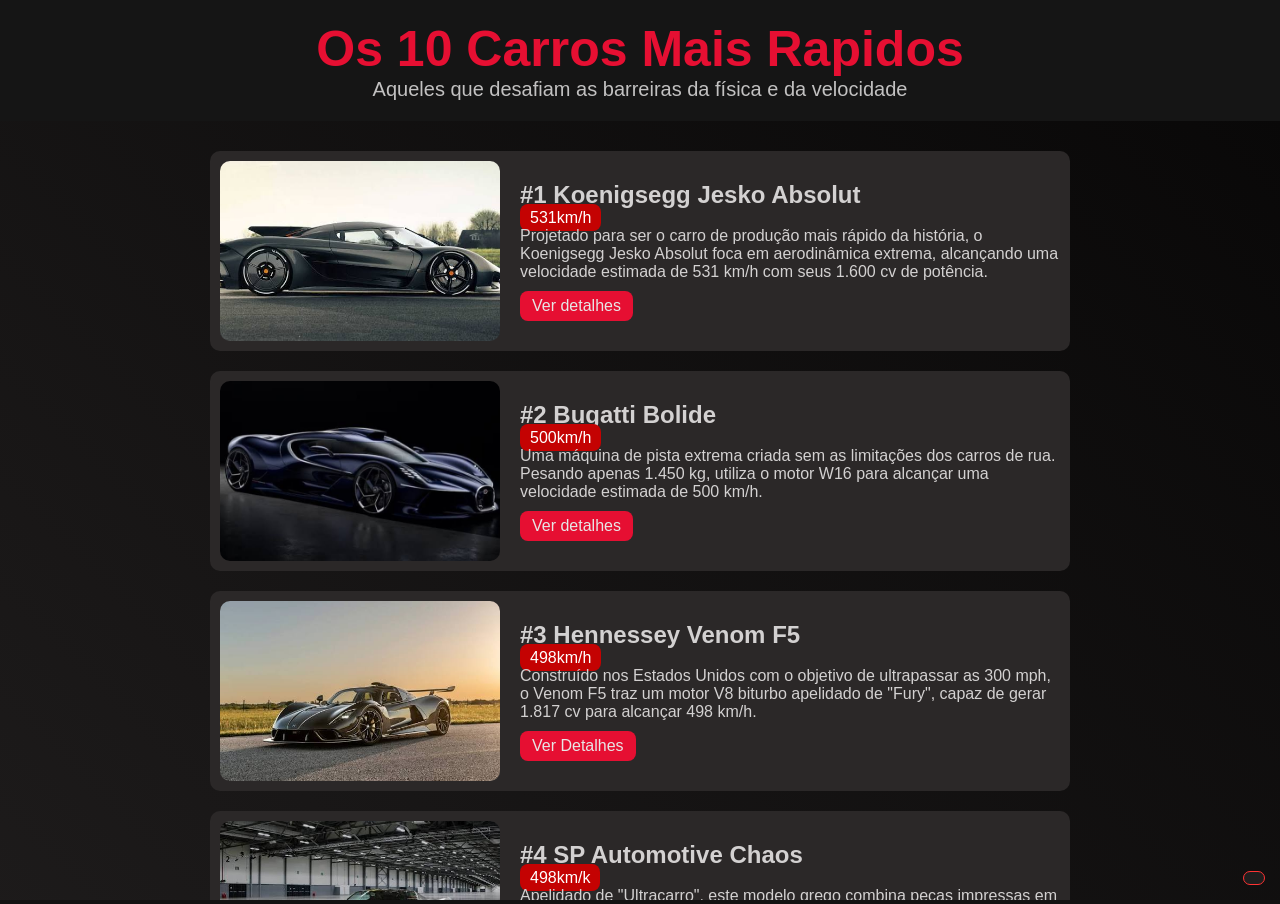
<file: index.html>
<!DOCTYPE html>
<html lang="pt-BR">
<head>
  <meta charset="UTF-8">
  <meta name="viewport" content="width=device-width, initial-scale=1.0">
  <title>Top 10 Carros Mais Rápidos</title>
  <style>
    /* Faz a janela do site ocupar a tela inteira */
    body, html {
      margin: 0;
      padding: 0;
      height: 100%;
      overflow: hidden;
      background-color: #121212;
    }

    /* Posiciona o player de música fixo no canto inferior direito */
    .audio-player {
      position: fixed;
      bottom: 15px;
      right: 15px;
      z-index: 9999;
      background-color: #1e1e1e;
      padding: 6px 10px;
      border-radius: 8px;
      border: 1px solid #ff3333;
    }

    /* O iframe onde o seu site original vai rodar */
    iframe {
      width: 100%;
      height: 100%;
      border: none;
    }
  </style>
</head>
<body>

  <!-- Tocador de áudio que fica fixo e nunca recarrega -->
  <div class="audio-player">
    <audio loop autoplay>
      <source src="hero.mp3" type="audio/mpeg">
    </audio>
  </div>

  <!-- O seu site pronto abre dentro deste quadro -->
  <iframe src="home.html"></iframe>

</body>
</html>
</file>
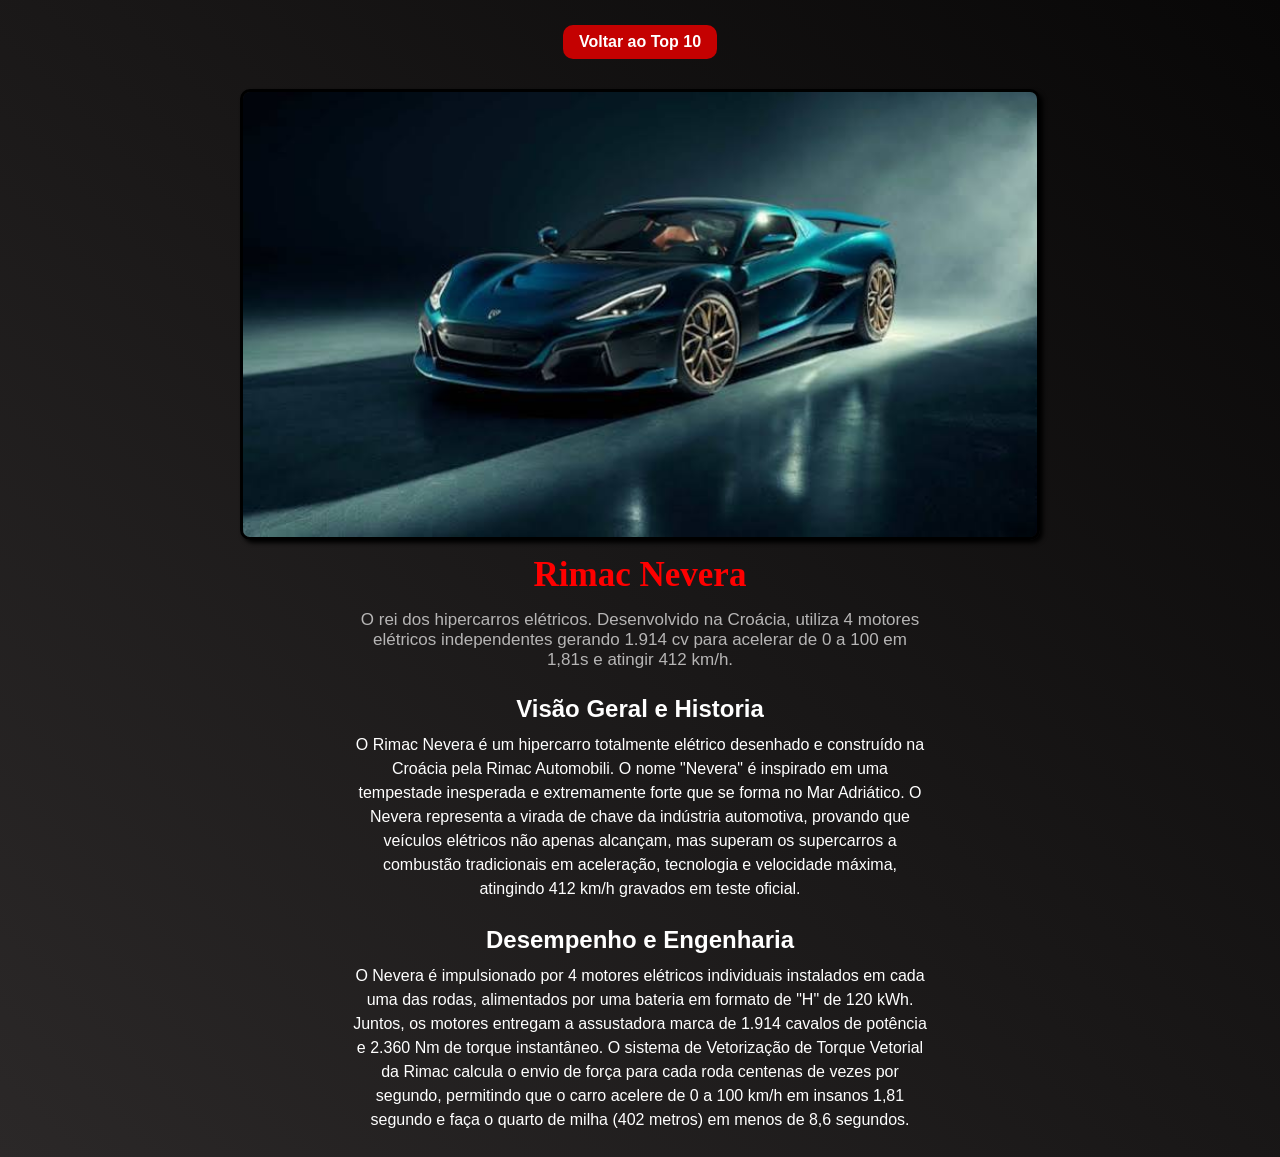
<file: 10rimac.html>
<!DOCTYPE html>
<html lang="pt-br">
<head>
    <link rel="stylesheet" href="pags.css">
    <meta charset="UTF-8">
    <meta name="viewport" content="width=device-width, initial-scale=1.0">
    <title></title>
</head>
<body>
    <div class="voltar"><a  class="voltar2" href="home.html">Voltar ao Top 10</a></div>
    <div class="jesko">
        <img src="10rimac.jpg"  width="800px"></img>
    </div>

    <div class="nick">
        <h2>Rimac Nevera</h2>
    </div>

    <div class="nick2"><p>
O rei dos hipercarros elétricos. Desenvolvido na Croácia, utiliza 4 motores elétricos independentes gerando 1.914 cv para acelerar de 0 a 100 em 1,81s e atingir 412 km/h.
    </p></div>

    <div class="explicacoes">
        <h2>Visão Geral e Historia</h2>
    </div>

    <div class="explicacoes2">
        <p>O Rimac Nevera é um hipercarro totalmente elétrico desenhado e construído na Croácia pela Rimac Automobili. O nome "Nevera" é inspirado em uma tempestade inesperada e extremamente forte que se forma no Mar Adriático. O Nevera representa a virada de chave da indústria automotiva, provando que veículos elétricos não apenas alcançam, mas superam os supercarros a combustão tradicionais em aceleração, tecnologia e velocidade máxima, atingindo 412 km/h gravados em teste oficial.</p>
    </div>

    <div class="explicacoes">
        <h2>Desempenho e Engenharia</h2>
    </div>
    
    <div class="explicacoes2">
        <p>O Nevera é impulsionado por 4 motores elétricos individuais instalados em cada uma das rodas, alimentados por uma bateria em formato de "H" de 120 kWh. Juntos, os motores entregam a assustadora marca de 1.914 cavalos de potência e 2.360 Nm de torque instantâneo. O sistema de Vetorização de Torque Vetorial da Rimac calcula o envio de força para cada roda centenas de vezes por segundo, permitindo que o carro acelere de 0 a 100 km/h em insanos 1,81 segundo e faça o quarto de milha (402 metros) em menos de 8,6 segundos.</p>
    </div>
</body>
</html>
</file>
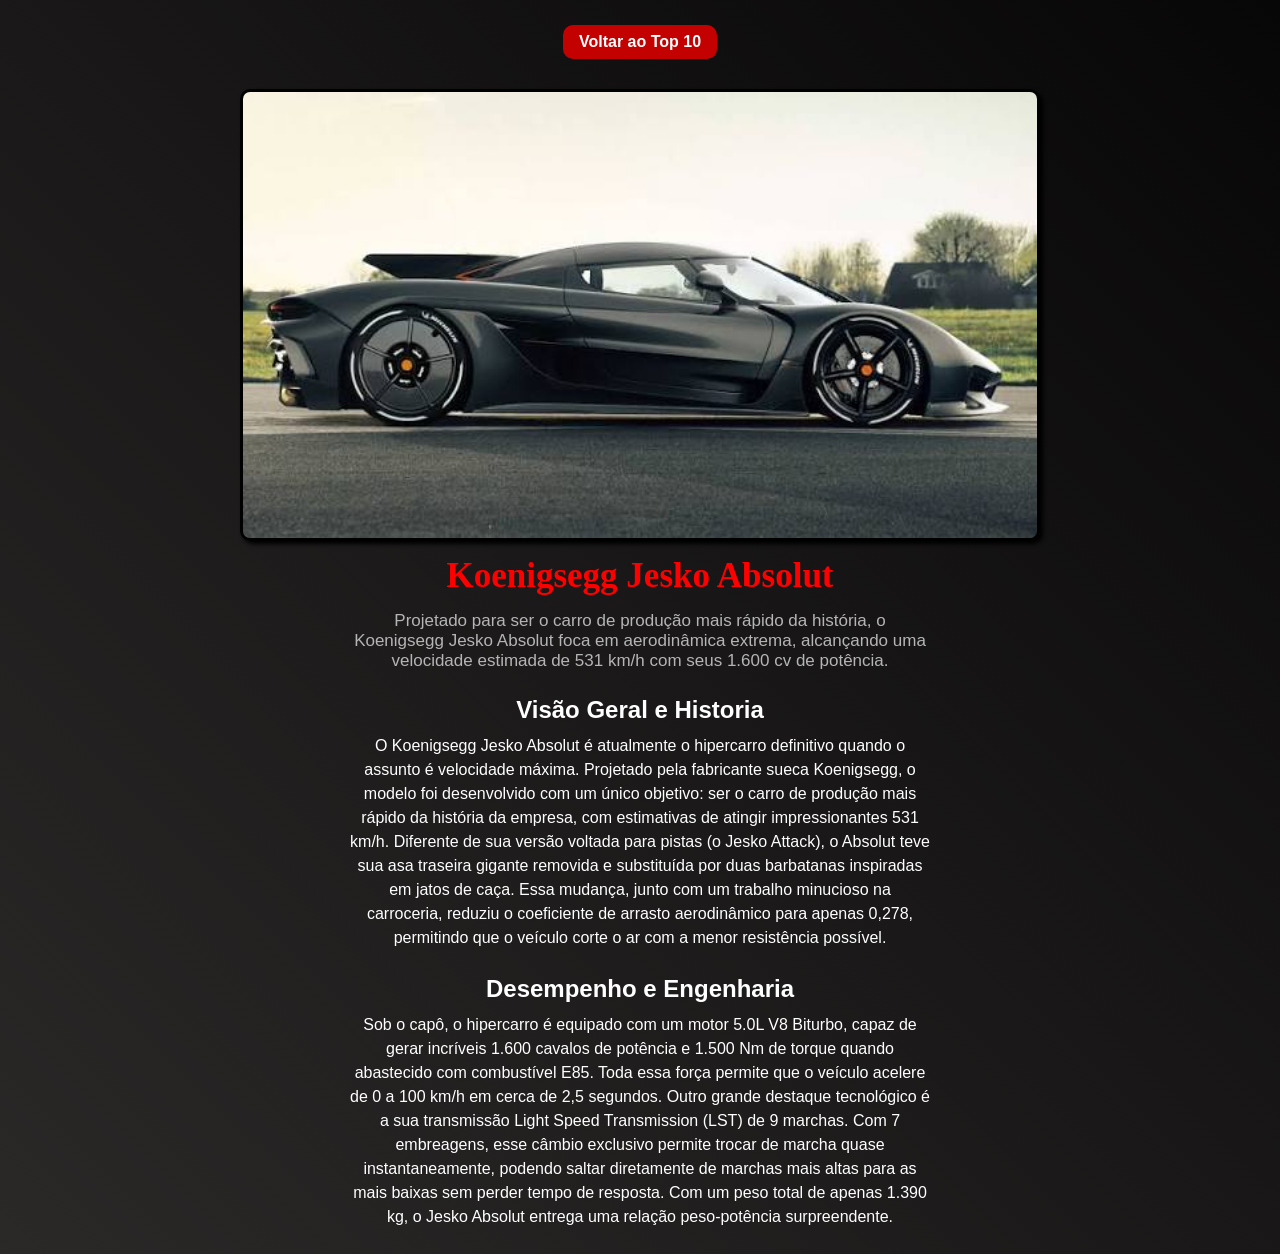
<file: 1jesko.html>
<!DOCTYPE html>
<html lang="pt-br">
<head>
    <link rel="stylesheet" href="pags.css">
    <meta charset="UTF-8">
    <meta name="viewport" content="width=device-width, initial-scale=1.0">
    <title>Jesko</title>
</head>
<body>
    <div class="voltar"><a  class="voltar2" href="home.html">Voltar ao Top 10</a></div>
    <div class="jesko">
        <img src="1jesko.jpg"  width="800px"></img>
    </div>
    <div class="nick">
        <h2>Koenigsegg Jesko Absolut</h2>
    </div>
    <div class="nick2"><p>Projetado para ser o carro de produção mais rápido da história, o Koenigsegg Jesko Absolut foca em aerodinâmica extrema, alcançando uma velocidade estimada de 531 km/h com seus 1.600 cv de potência.</p></div>
    <div class="explicacoes">
        <h2>Visão Geral e Historia</h2>
    </div>
    <div class="explicacoes2">
        <p>O Koenigsegg Jesko Absolut é atualmente o hipercarro definitivo quando o assunto é velocidade máxima. Projetado pela fabricante sueca Koenigsegg, o modelo foi desenvolvido com um único objetivo: ser o carro de produção mais rápido da história da empresa, com estimativas de atingir impressionantes 531 km/h. Diferente de sua versão voltada para pistas (o Jesko Attack), o Absolut teve sua asa traseira gigante removida e substituída por duas barbatanas inspiradas em jatos de caça. Essa mudança, junto com um trabalho minucioso na carroceria, reduziu o coeficiente de arrasto aerodinâmico para apenas 0,278, permitindo que o veículo corte o ar com a menor resistência possível.</p>
    </div>
    <div class="explicacoes">
        <h2>Desempenho e Engenharia</h2>
    </div>
    <div class="explicacoes2">
        <p>Sob o capô, o hipercarro é equipado com um motor 5.0L V8 Biturbo, capaz de gerar incríveis 1.600 cavalos de potência e 1.500 Nm de torque quando abastecido com combustível E85. Toda essa força permite que o veículo acelere de 0 a 100 km/h em cerca de 2,5 segundos. Outro grande destaque tecnológico é a sua transmissão Light Speed Transmission (LST) de 9 marchas. Com 7 embreagens, esse câmbio exclusivo permite trocar de marcha quase instantaneamente, podendo saltar diretamente de marchas mais altas para as mais baixas sem perder tempo de resposta. Com um peso total de apenas 1.390 kg, o Jesko Absolut entrega uma relação peso-potência surpreendente.</p>
    </div>
</body>
</html>
</file>
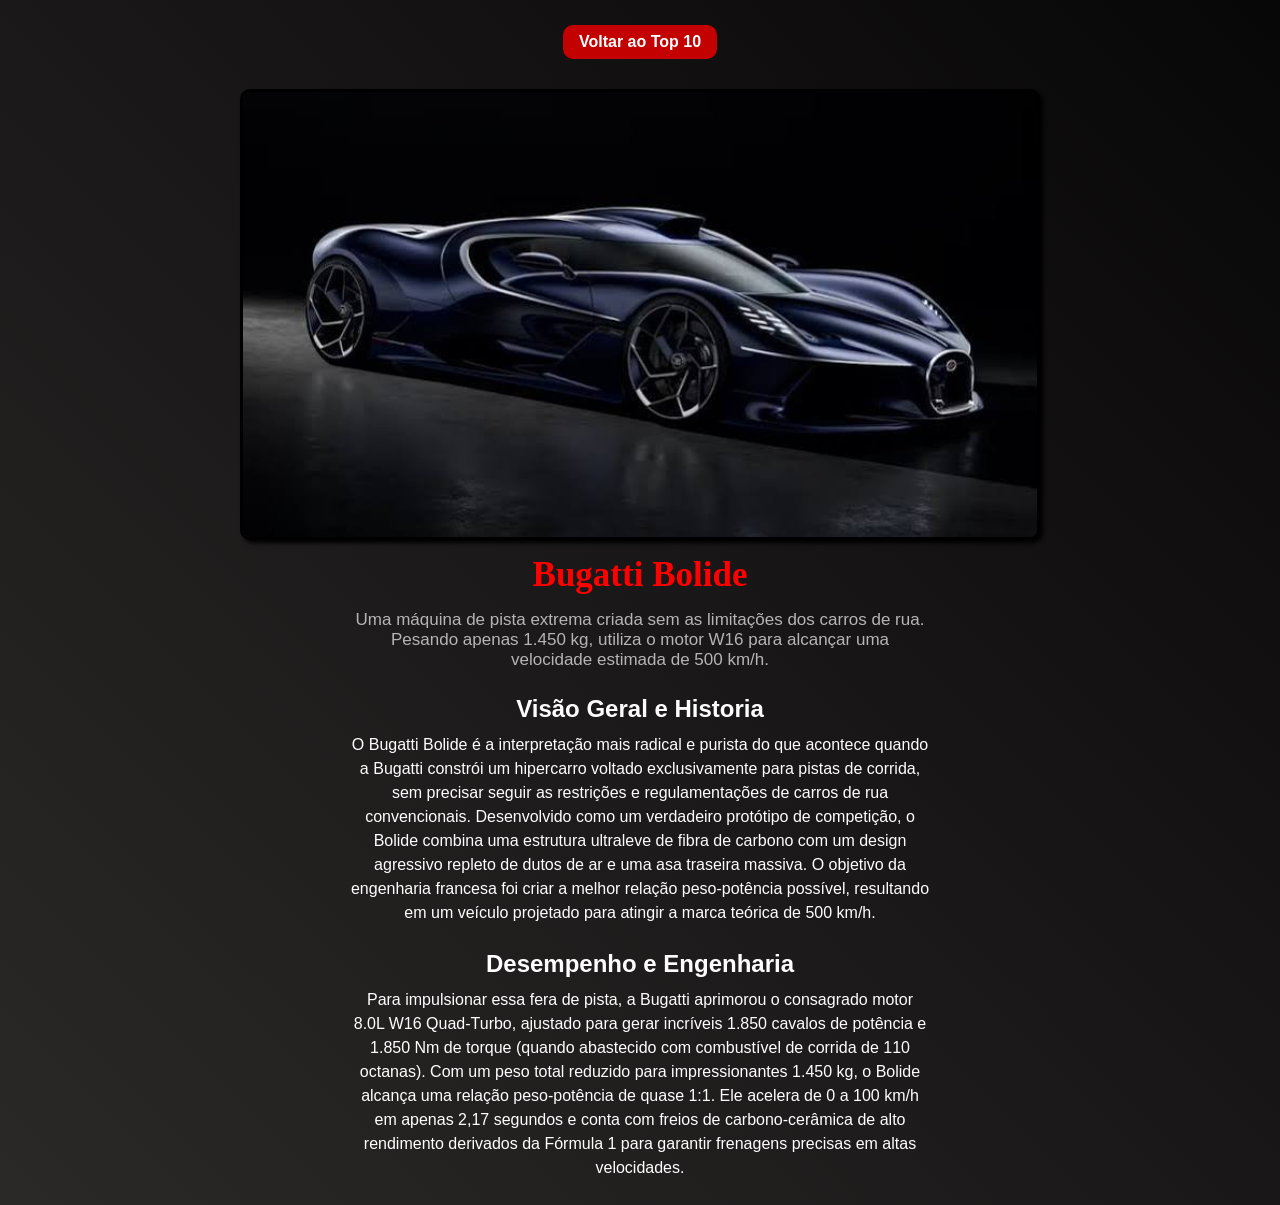
<file: 2bugatti.html>
<!DOCTYPE html>
<html lang="pt-br">
<head>
    <link rel="stylesheet" href="pags.css">
    <meta charset="UTF-8">
    <meta name="viewport" content="width=device-width, initial-scale=1.0">
    <title></title>
</head>
<body>
    <div class="voltar"><a  class="voltar2" href="home.html">Voltar ao Top 10</a></div>
    <div class="jesko">
        <img src="2bugatti.jpg"  width="800px"></img>
    </div>
    <div class="nick">
        <h2>Bugatti Bolide</h2>
    </div>
    <div class="nick2"><p>Uma máquina de pista extrema criada sem as limitações dos carros de rua. Pesando apenas 1.450 kg, utiliza o motor W16 para alcançar uma velocidade estimada de 500 km/h.</p></div>
    <div class="explicacoes">
        <h2>Visão Geral e Historia</h2>
    </div>
    <div class="explicacoes2">
        <p>O Bugatti Bolide é a interpretação mais radical e purista do que acontece quando a Bugatti constrói um hipercarro voltado exclusivamente para pistas de corrida, sem precisar seguir as restrições e regulamentações de carros de rua convencionais. Desenvolvido como um verdadeiro protótipo de competição, o Bolide combina uma estrutura ultraleve de fibra de carbono com um design agressivo repleto de dutos de ar e uma asa traseira massiva. O objetivo da engenharia francesa foi criar a melhor relação peso-potência possível, resultando em um veículo projetado para atingir a marca teórica de 500 km/h.</p>
    </div>
    <div class="explicacoes">
        <h2>Desempenho e Engenharia</h2>
    </div>
    <div class="explicacoes2">
        <p>Para impulsionar essa fera de pista, a Bugatti aprimorou o consagrado motor 8.0L W16 Quad-Turbo, ajustado para gerar incríveis 1.850 cavalos de potência e 1.850 Nm de torque (quando abastecido com combustível de corrida de 110 octanas). Com um peso total reduzido para impressionantes 1.450 kg, o Bolide alcança uma relação peso-potência de quase 1:1. Ele acelera de 0 a 100 km/h em apenas 2,17 segundos e conta com freios de carbono-cerâmica de alto rendimento derivados da Fórmula 1 para garantir frenagens precisas em altas velocidades.</p>
    </div>
</body>
</html>
</file>
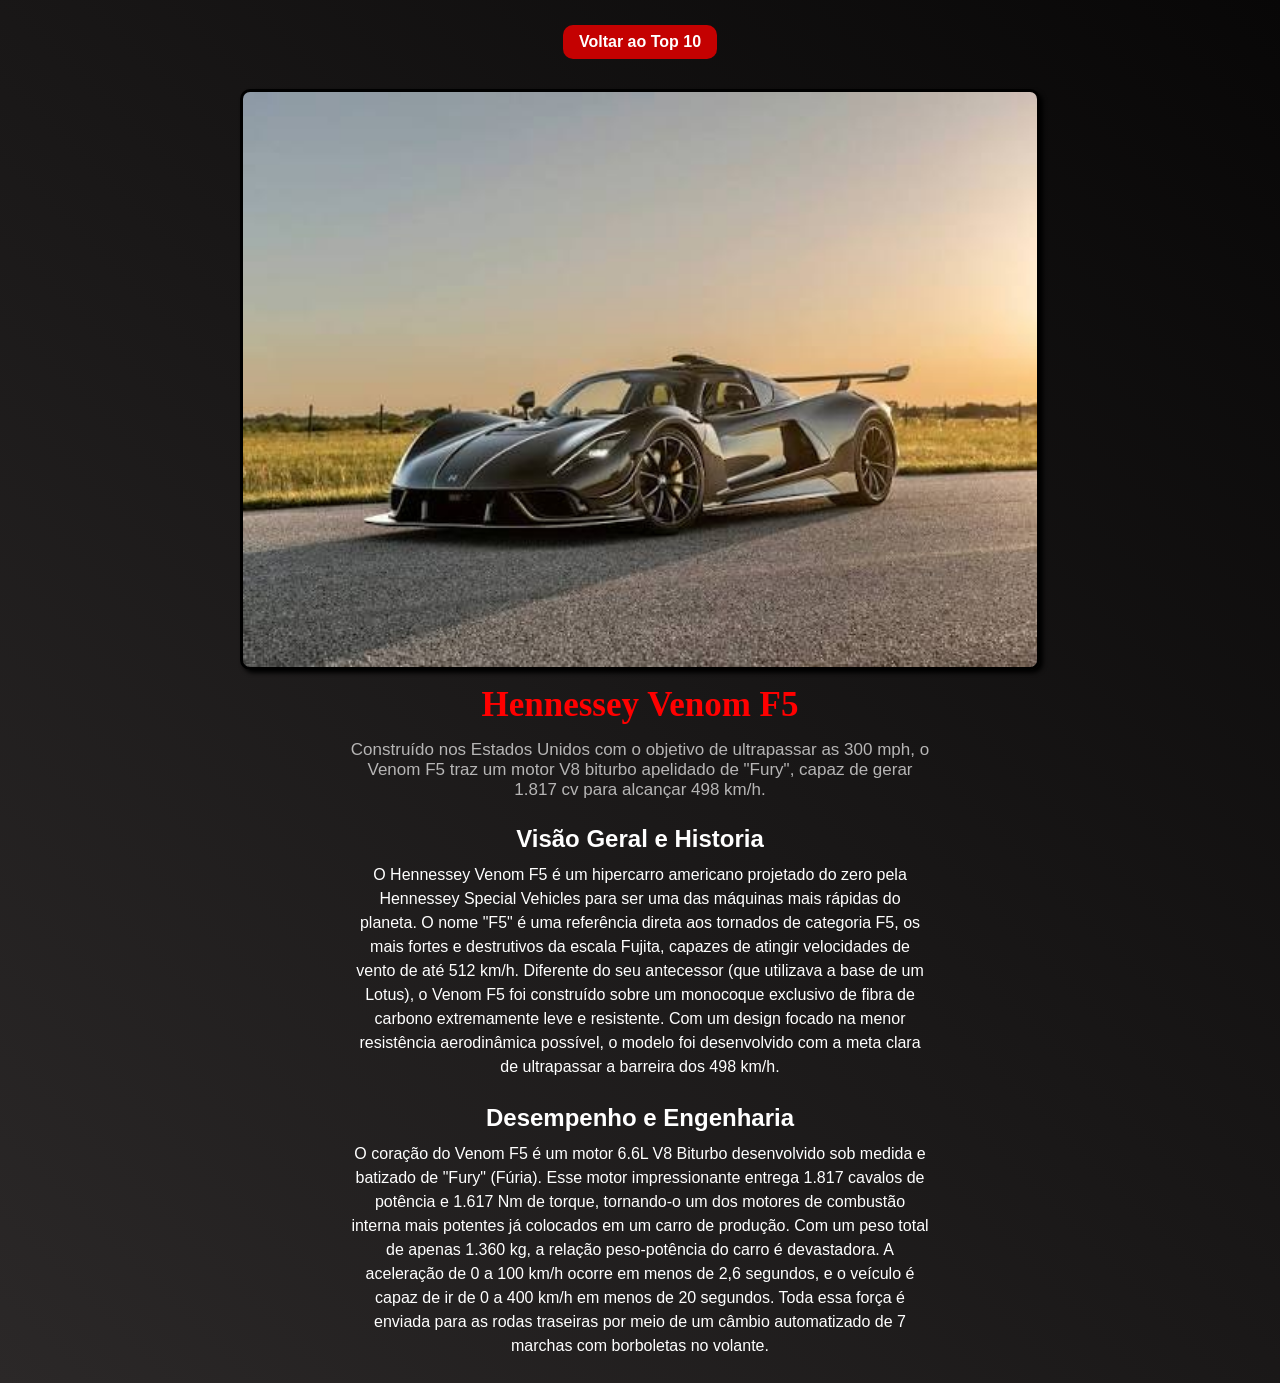
<file: 3venom.html>
<!DOCTYPE html>
<html lang="pt-br">
<head>
    <link rel="stylesheet" href="pags.css">
    <meta charset="UTF-8">
    <meta name="viewport" content="width=device-width, initial-scale=1.0">
    <title></title>
</head>
<body>
    <div class="voltar"><a  class="voltar2" href="home.html">Voltar ao Top 10</a></div>
    <div class="jesko">
        <img src="3venom.jpg"  width="800px"></img>
    </div>

    <div class="nick">
        <h2>Hennessey Venom F5</h2>
    </div>

    <div class="nick2"><p>Construído nos Estados Unidos com o objetivo de ultrapassar as 300 mph, o Venom F5 traz um motor V8 biturbo apelidado de "Fury", capaz de gerar 1.817 cv para alcançar 498 km/h.</p></div>

    <div class="explicacoes">
        <h2>Visão Geral e Historia</h2>
    </div>

    <div class="explicacoes2">
        <p>O Hennessey Venom F5 é um hipercarro americano projetado do zero pela Hennessey Special Vehicles para ser uma das máquinas mais rápidas do planeta. O nome "F5" é uma referência direta aos tornados de categoria F5, os mais fortes e destrutivos da escala Fujita, capazes de atingir velocidades de vento de até 512 km/h. Diferente do seu antecessor (que utilizava a base de um Lotus), o Venom F5 foi construído sobre um monocoque exclusivo de fibra de carbono extremamente leve e resistente. Com um design focado na menor resistência aerodinâmica possível, o modelo foi desenvolvido com a meta clara de ultrapassar a barreira dos 498 km/h.</p>
    </div>

    <div class="explicacoes">
        <h2>Desempenho e Engenharia</h2>
    </div>

    <div class="explicacoes2">
        <p>O coração do Venom F5 é um motor 6.6L V8 Biturbo desenvolvido sob medida e batizado de "Fury" (Fúria). Esse motor impressionante entrega 1.817 cavalos de potência e 1.617 Nm de torque, tornando-o um dos motores de combustão interna mais potentes já colocados em um carro de produção. Com um peso total de apenas 1.360 kg, a relação peso-potência do carro é devastadora. A aceleração de 0 a 100 km/h ocorre em menos de 2,6 segundos, e o veículo é capaz de ir de 0 a 400 km/h em menos de 20 segundos. Toda essa força é enviada para as rodas traseiras por meio de um câmbio automatizado de 7 marchas com borboletas no volante.</p>
    </div>
</body>
</html>
</file>
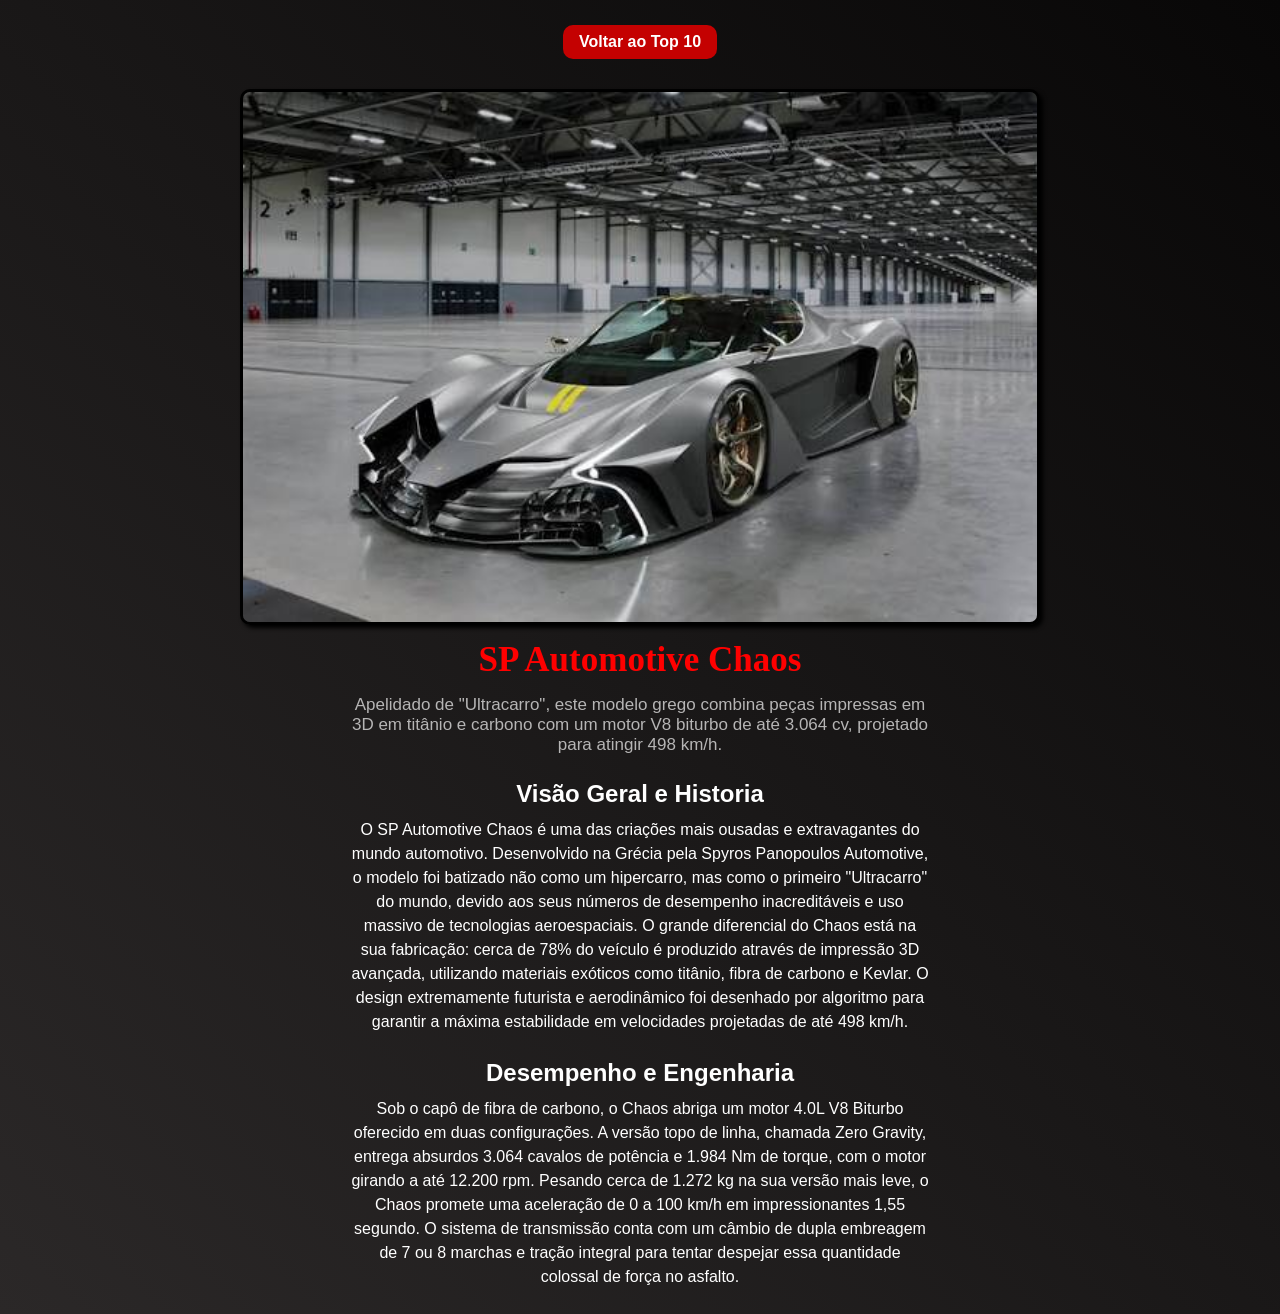
<file: 4chaos.html>
<!DOCTYPE html>
<html lang="pt-br">
<head>
    <link rel="stylesheet" href="pags.css">
    <meta charset="UTF-8">
    <meta name="viewport" content="width=device-width, initial-scale=1.0">
    <title></title>
</head>
<body>
    <div class="voltar"><a  class="voltar2" href="home.html">Voltar ao Top 10</a></div>
    <div class="jesko">
        <img src="4chaos.jpg"  width="800px"></img>
    </div>
    <div class="nick">
        <h2>SP Automotive Chaos</h2>
    </div>
    <div class="nick2"><p>Apelidado de "Ultracarro", este modelo grego combina peças impressas em 3D em titânio e carbono com um motor V8 biturbo de até 3.064 cv, projetado para atingir 498 km/h.</p></div>
    <div class="explicacoes">
        <h2>Visão Geral e Historia</h2>
    </div>
    <div class="explicacoes2">
        <p>O SP Automotive Chaos é uma das criações mais ousadas e extravagantes do mundo automotivo. Desenvolvido na Grécia pela Spyros Panopoulos Automotive, o modelo foi batizado não como um hipercarro, mas como o primeiro "Ultracarro" do mundo, devido aos seus números de desempenho inacreditáveis e uso massivo de tecnologias aeroespaciais. O grande diferencial do Chaos está na sua fabricação: cerca de 78% do veículo é produzido através de impressão 3D avançada, utilizando materiais exóticos como titânio, fibra de carbono e Kevlar. O design extremamente futurista e aerodinâmico foi desenhado por algoritmo para garantir a máxima estabilidade em velocidades projetadas de até 498 km/h.</p>
    </div>
    <div class="explicacoes">
        <h2>Desempenho e Engenharia</h2>
    </div>
    <div class="explicacoes2">
        <p>Sob o capô de fibra de carbono, o Chaos abriga um motor 4.0L V8 Biturbo oferecido em duas configurações. A versão topo de linha, chamada Zero Gravity, entrega absurdos 3.064 cavalos de potência e 1.984 Nm de torque, com o motor girando a até 12.200 rpm. Pesando cerca de 1.272 kg na sua versão mais leve, o Chaos promete uma aceleração de 0 a 100 km/h em impressionantes 1,55 segundo. O sistema de transmissão conta com um câmbio de dupla embreagem de 7 ou 8 marchas e tração integral para tentar despejar essa quantidade colossal de força no asfalto.</p>
    </div>
</body>
</html>
</file>
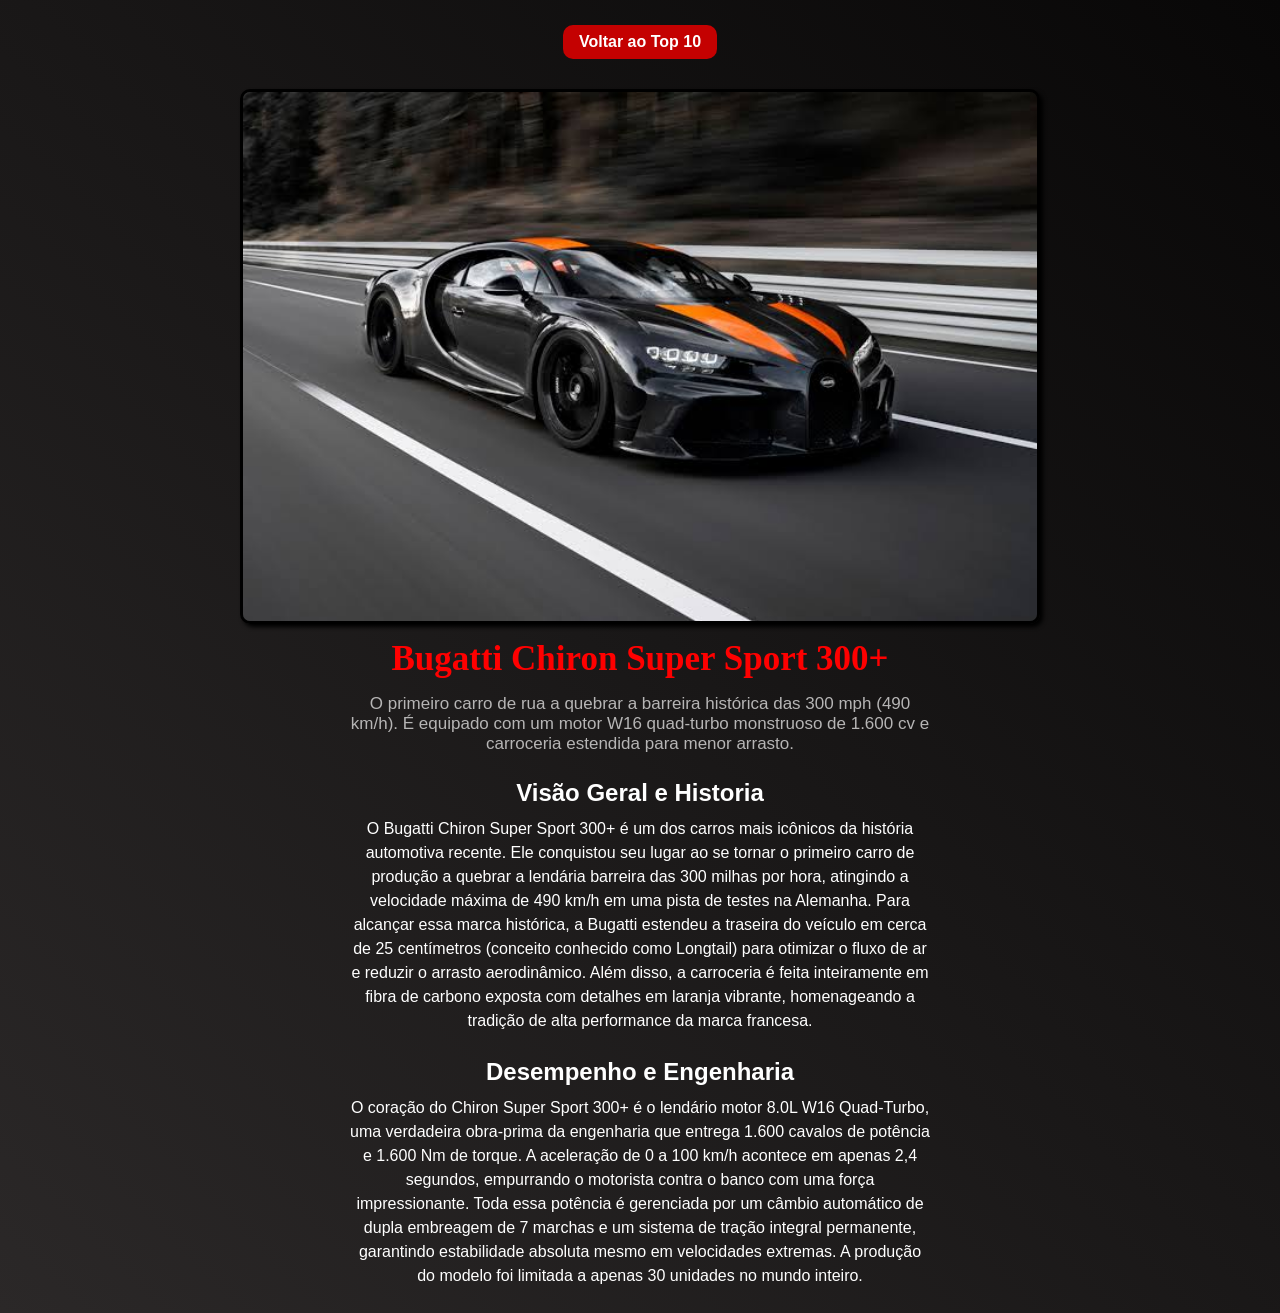
<file: 5chiron.html>
<!DOCTYPE html>
<html lang="pt-br">
<head>
    <link rel="stylesheet" href="pags.css">
    <meta charset="UTF-8">
    <meta name="viewport" content="width=device-width, initial-scale=1.0">
    <title></title>
</head>
<body>
    <div class="voltar"><a  class="voltar2" href="home.html">Voltar ao Top 10</a></div>
    <div class="jesko">
        <img src="5chiron.jpg"  width="800px"></img>
    </div>
    <div class="nick">
        <h2>Bugatti Chiron Super Sport 300+</h2>
    </div>
    <div class="nick2"><p>O primeiro carro de rua a quebrar a barreira histórica das 300 mph (490 km/h). É equipado com um motor W16 quad-turbo monstruoso de 1.600 cv e carroceria estendida para menor arrasto.</p></div>
    <div class="explicacoes">
        <h2>Visão Geral e Historia</h2>
    </div>
    <div class="explicacoes2">
        <p>O Bugatti Chiron Super Sport 300+ é um dos carros mais icônicos da história automotiva recente. Ele conquistou seu lugar ao se tornar o primeiro carro de produção a quebrar a lendária barreira das 300 milhas por hora, atingindo a velocidade máxima de 490 km/h em uma pista de testes na Alemanha. Para alcançar essa marca histórica, a Bugatti estendeu a traseira do veículo em cerca de 25 centímetros (conceito conhecido como Longtail) para otimizar o fluxo de ar e reduzir o arrasto aerodinâmico. Além disso, a carroceria é feita inteiramente em fibra de carbono exposta com detalhes em laranja vibrante, homenageando a tradição de alta performance da marca francesa.</p>
    </div>
    <div class="explicacoes">
        <h2>Desempenho e Engenharia</h2>
    </div>
    <div class="explicacoes2">
        <p>O coração do Chiron Super Sport 300+ é o lendário motor 8.0L W16 Quad-Turbo, uma verdadeira obra-prima da engenharia que entrega 1.600 cavalos de potência e 1.600 Nm de torque. A aceleração de 0 a 100 km/h acontece em apenas 2,4 segundos, empurrando o motorista contra o banco com uma força impressionante. Toda essa potência é gerenciada por um câmbio automático de dupla embreagem de 7 marchas e um sistema de tração integral permanente, garantindo estabilidade absoluta mesmo em velocidades extremas. A produção do modelo foi limitada a apenas 30 unidades no mundo inteiro.</p>
    </div>
</body>
</html>
</file>
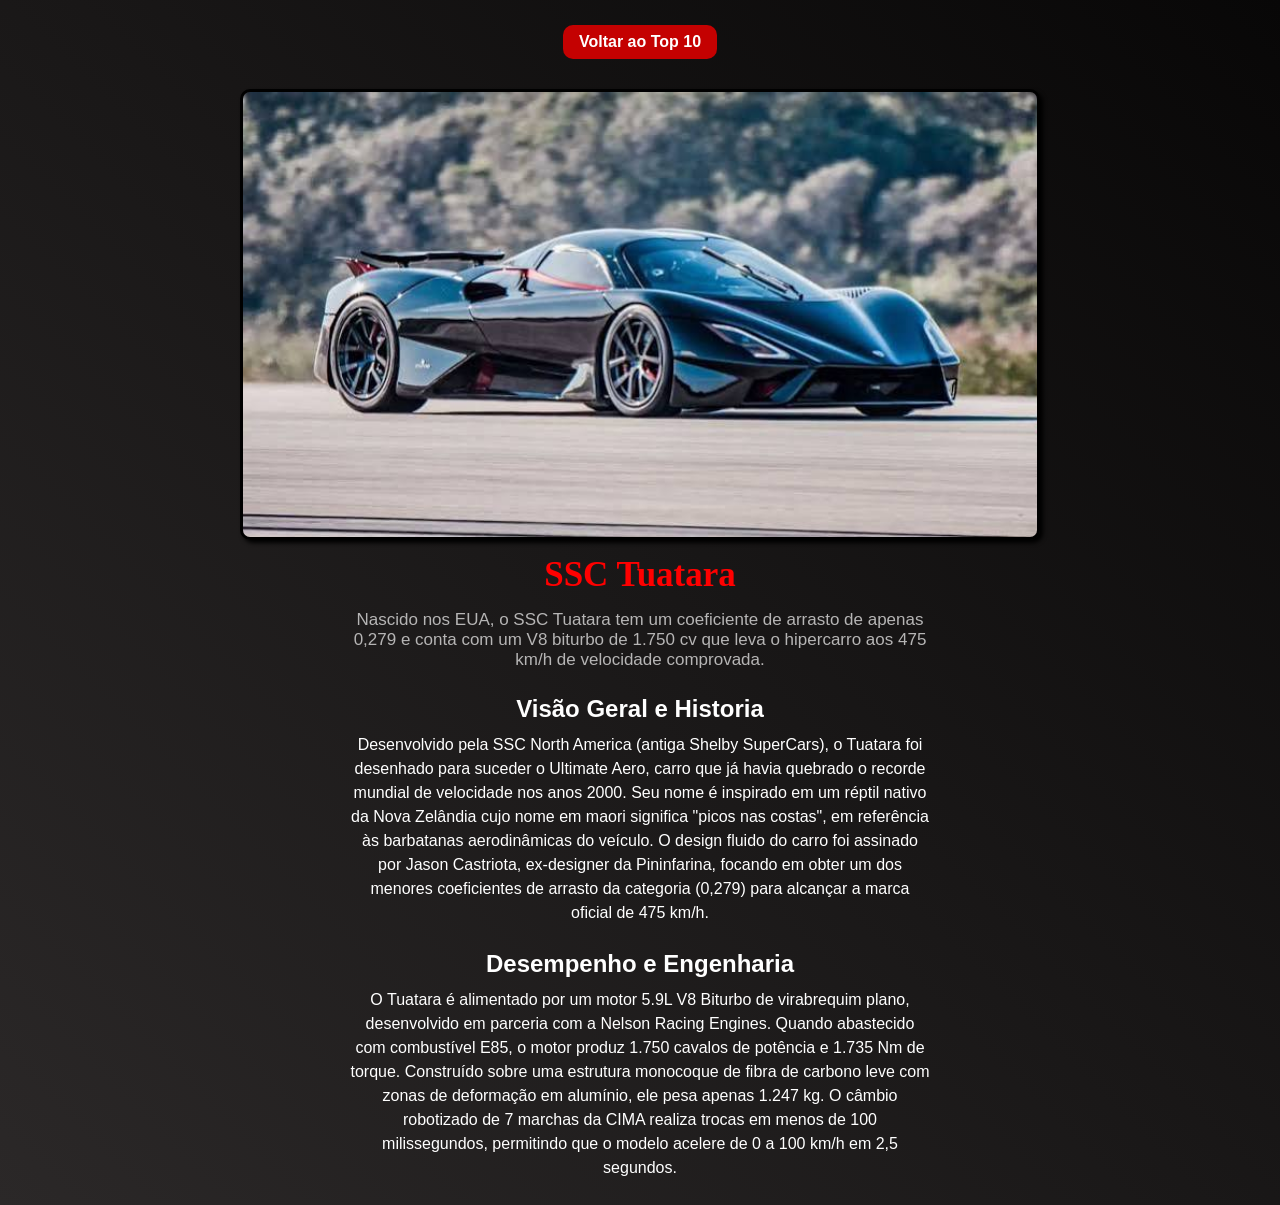
<file: 6ssc.html>
<!DOCTYPE html>
<html lang="pt-br">
<head>
    <link rel="stylesheet" href="pags.css">
    <meta charset="UTF-8">
    <meta name="viewport" content="width=device-width, initial-scale=1.0">
    <title></title>
</head>
<body>
    <div class="voltar"><a  class="voltar2" href="home.html">Voltar ao Top 10</a></div>
    <div class="jesko">
        <img src="6ssc.jpg"  width="800px"></img>
    </div>
    <div class="nick">
        <h2>SSC Tuatara</h2>
    </div>
    <div class="nick2"><p>Nascido nos EUA, o SSC Tuatara tem um coeficiente de arrasto de apenas 0,279 e conta com um V8 biturbo de 1.750 cv que leva o hipercarro aos 475 km/h de velocidade comprovada.</p></div>
    <div class="explicacoes">
        <h2>Visão Geral e Historia</h2>
    </div>
    <div class="explicacoes2">
        <p>Desenvolvido pela SSC North America (antiga Shelby SuperCars), o Tuatara foi desenhado para suceder o Ultimate Aero, carro que já havia quebrado o recorde mundial de velocidade nos anos 2000. Seu nome é inspirado em um réptil nativo da Nova Zelândia cujo nome em maori significa "picos nas costas", em referência às barbatanas aerodinâmicas do veículo. O design fluido do carro foi assinado por Jason Castriota, ex-designer da Pininfarina, focando em obter um dos menores coeficientes de arrasto da categoria (0,279) para alcançar a marca oficial de 475 km/h.</p>
    </div>
    <div class="explicacoes">
        <h2>Desempenho e Engenharia</h2>
    </div>
    <div class="explicacoes2">
        <p>O Tuatara é alimentado por um motor 5.9L V8 Biturbo de virabrequim plano, desenvolvido em parceria com a Nelson Racing Engines. Quando abastecido com combustível E85, o motor produz 1.750 cavalos de potência e 1.735 Nm de torque. Construído sobre uma estrutura monocoque de fibra de carbono leve com zonas de deformação em alumínio, ele pesa apenas 1.247 kg. O câmbio robotizado de 7 marchas da CIMA realiza trocas em menos de 100 milissegundos, permitindo que o modelo acelere de 0 a 100 km/h em 2,5 segundos.</p>
    </div>
</body>
</html>
</file>
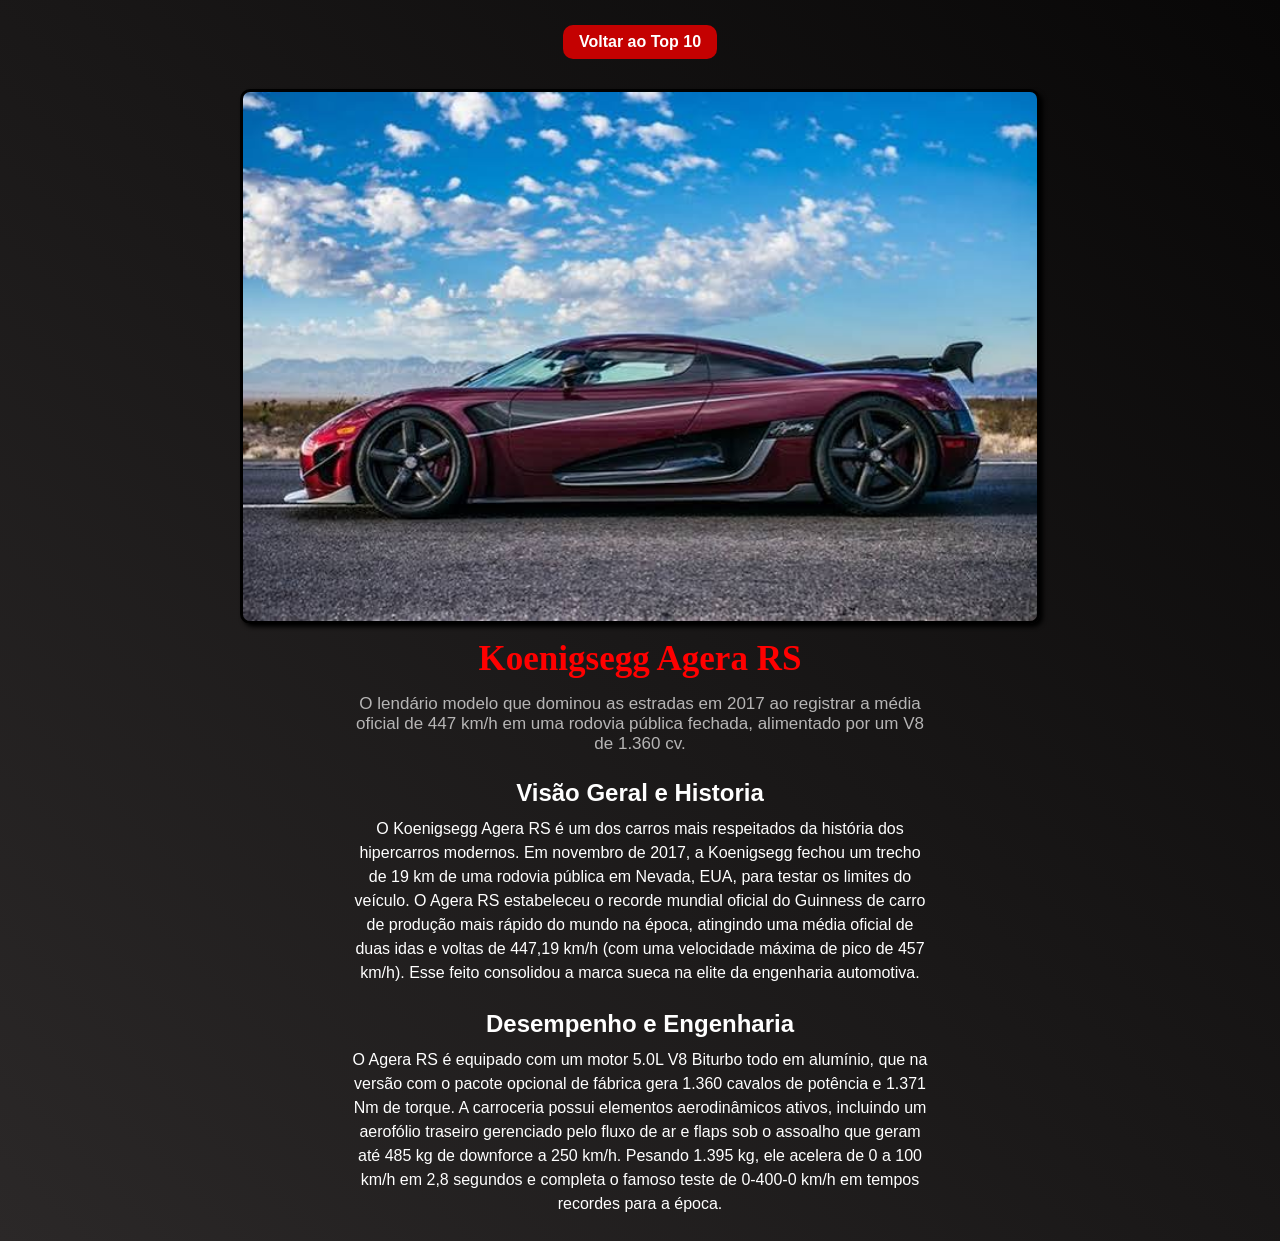
<file: 7agera.html>
<!DOCTYPE html>
<html lang="pt-br">
<head>
    <link rel="stylesheet" href="pags.css">
    <meta charset="UTF-8">
    <meta name="viewport" content="width=device-width, initial-scale=1.0">
    <title></title>
</head>
<body>
    <div class="voltar"><a  class="voltar2" href="home.html">Voltar ao Top 10</a></div>
    <div class="jesko">
        <img src="7agera.jpg"  width="800px"></img>
    </div>

    <div class="nick">
        <h2>Koenigsegg Agera RS</h2>
    </div>

    <div class="nick2"><p>O lendário modelo que dominou as estradas em 2017 ao registrar a média oficial de 447 km/h em uma rodovia pública fechada, alimentado por um V8 de 1.360 cv.
    </p></div>

    <div class="explicacoes">
        <h2>Visão Geral e Historia</h2>
    </div>

    <div class="explicacoes2">
        <p>O Koenigsegg Agera RS é um dos carros mais respeitados da história dos hipercarros modernos. Em novembro de 2017, a Koenigsegg fechou um trecho de 19 km de uma rodovia pública em Nevada, EUA, para testar os limites do veículo. O Agera RS estabeleceu o recorde mundial oficial do Guinness de carro de produção mais rápido do mundo na época, atingindo uma média oficial de duas idas e voltas de 447,19 km/h (com uma velocidade máxima de pico de 457 km/h). Esse feito consolidou a marca sueca na elite da engenharia automotiva.</p>
    </div>

    <div class="explicacoes">
        <h2>Desempenho e Engenharia</h2>
    </div>

    <div class="explicacoes2">
        <p>O Agera RS é equipado com um motor 5.0L V8 Biturbo todo em alumínio, que na versão com o pacote opcional de fábrica gera 1.360 cavalos de potência e 1.371 Nm de torque. A carroceria possui elementos aerodinâmicos ativos, incluindo um aerofólio traseiro gerenciado pelo fluxo de ar e flaps sob o assoalho que geram até 485 kg de downforce a 250 km/h. Pesando 1.395 kg, ele acelera de 0 a 100 km/h em 2,8 segundos e completa o famoso teste de 0-400-0 km/h em tempos recordes para a época.</p>
    </div>
</body>
</html>
</file>
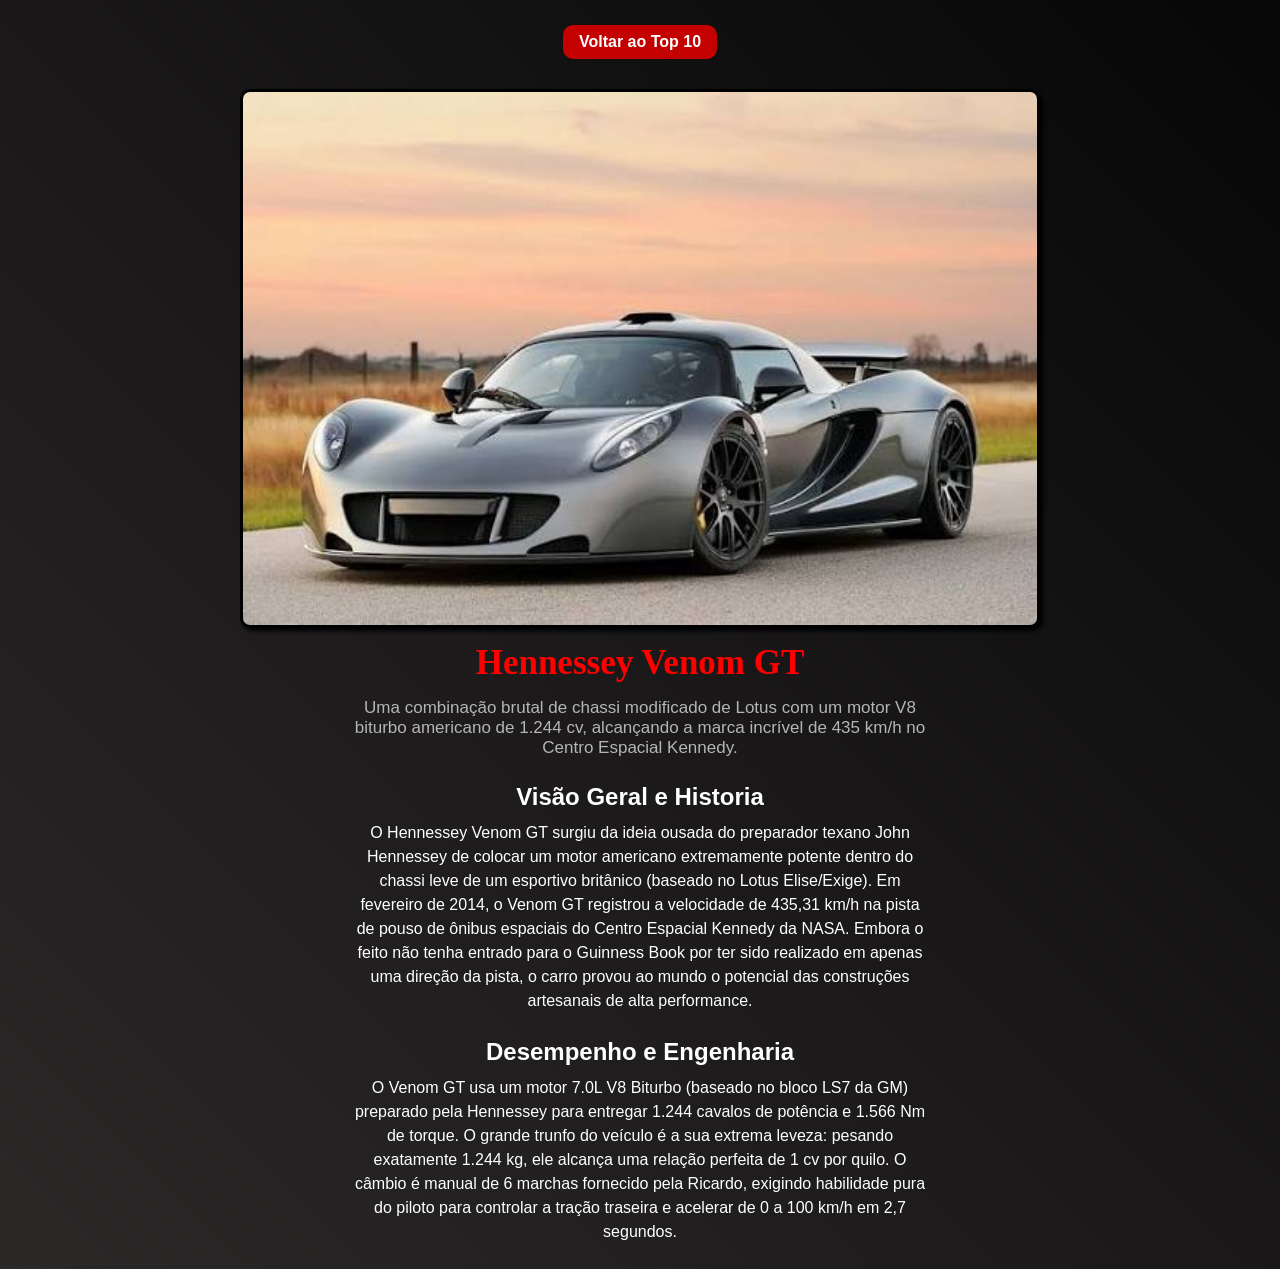
<file: 8venomgt.html>
<!DOCTYPE html>
<html lang="pt-br">
<head>
    <link rel="stylesheet" href="pags.css">
    <meta charset="UTF-8">
    <meta name="viewport" content="width=device-width, initial-scale=1.0">
    <title></title>
</head>
<body>
    <div class="voltar"><a  class="voltar2" href="home.html">Voltar ao Top 10</a></div>
    <div class="jesko">
        <img src="8venomgt.jpg"  width="800px"></img>
    </div>

    <div class="nick">
        <h2>Hennessey Venom GT</h2>
    </div>

    <div class="nick2"><p>
        Uma combinação brutal de chassi modificado de Lotus com um motor V8 biturbo americano de 1.244 cv, alcançando a marca incrível de 435 km/h no Centro Espacial Kennedy.
    </p></div>

    <div class="explicacoes">
        <h2>Visão Geral e Historia</h2>
    </div>

    <div class="explicacoes2">
        <p>O Hennessey Venom GT surgiu da ideia ousada do preparador texano John Hennessey de colocar um motor americano extremamente potente dentro do chassi leve de um esportivo britânico (baseado no Lotus Elise/Exige). Em fevereiro de 2014, o Venom GT registrou a velocidade de 435,31 km/h na pista de pouso de ônibus espaciais do Centro Espacial Kennedy da NASA. Embora o feito não tenha entrado para o Guinness Book por ter sido realizado em apenas uma direção da pista, o carro provou ao mundo o potencial das construções artesanais de alta performance.</p>
    </div>

    <div class="explicacoes">
        <h2>Desempenho e Engenharia</h2>
    </div>
    
    <div class="explicacoes2">
        <p>O Venom GT usa um motor 7.0L V8 Biturbo (baseado no bloco LS7 da GM) preparado pela Hennessey para entregar 1.244 cavalos de potência e 1.566 Nm de torque. O grande trunfo do veículo é a sua extrema leveza: pesando exatamente 1.244 kg, ele alcança uma relação perfeita de 1 cv por quilo. O câmbio é manual de 6 marchas fornecido pela Ricardo, exigindo habilidade pura do piloto para controlar a tração traseira e acelerar de 0 a 100 km/h em 2,7 segundos.</p>
    </div>
</body>
</html>
</file>
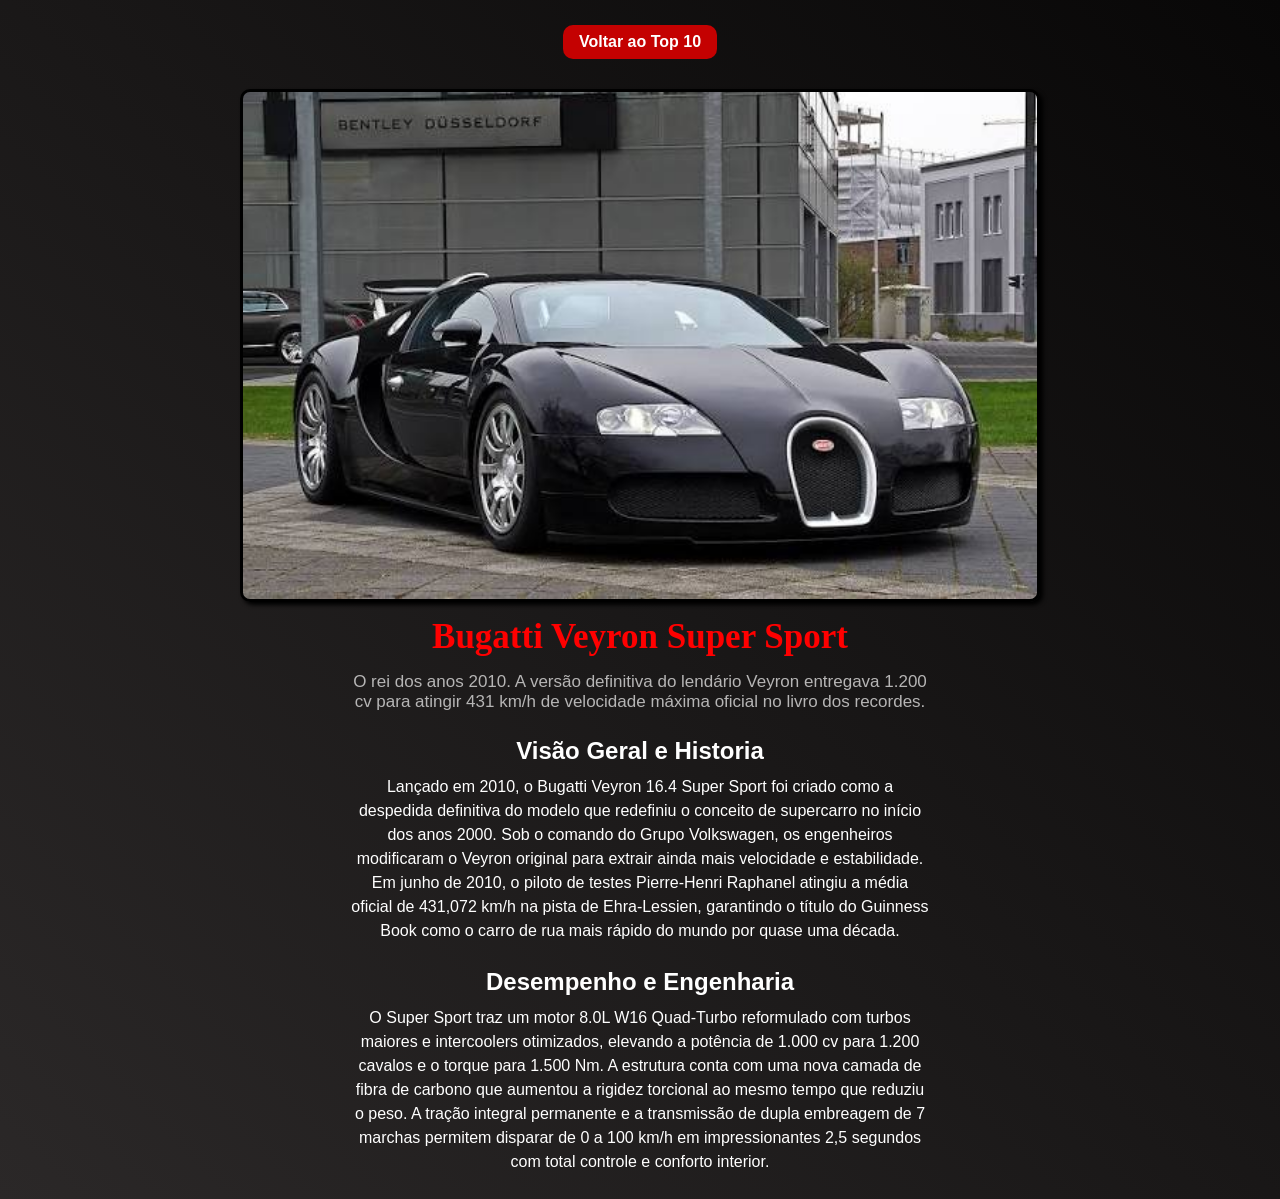
<file: 9veyron.html>
<!DOCTYPE html>
<html lang="pt-br">
<head>
    <link rel="stylesheet" href="pags.css">
    <meta charset="UTF-8">
    <meta name="viewport" content="width=device-width, initial-scale=1.0">
    <title></title>
</head>
<body>
    <div class="voltar"><a  class="voltar2" href="home.html">Voltar ao Top 10</a></div>
    <div class="jesko">
        <img src="9veyron.jpg"  width="800px"></img>
    </div>

    <div class="nick">
        <h2>Bugatti Veyron Super Sport</h2>
    </div>

    <div class="nick2"><p>
O rei dos anos 2010. A versão definitiva do lendário Veyron entregava 1.200 cv para atingir 431 km/h de velocidade máxima oficial no livro dos recordes.
    </p></div>

    <div class="explicacoes">
        <h2>Visão Geral e Historia</h2>
    </div>

    <div class="explicacoes2">
        <p>Lançado em 2010, o Bugatti Veyron 16.4 Super Sport foi criado como a despedida definitiva do modelo que redefiniu o conceito de supercarro no início dos anos 2000. Sob o comando do Grupo Volkswagen, os engenheiros modificaram o Veyron original para extrair ainda mais velocidade e estabilidade. Em junho de 2010, o piloto de testes Pierre-Henri Raphanel atingiu a média oficial de 431,072 km/h na pista de Ehra-Lessien, garantindo o título do Guinness Book como o carro de rua mais rápido do mundo por quase uma década.</p>
    </div>

    <div class="explicacoes">
        <h2>Desempenho e Engenharia</h2>
    </div>
    
    <div class="explicacoes2">
        <p>O Super Sport traz um motor 8.0L W16 Quad-Turbo reformulado com turbos maiores e intercoolers otimizados, elevando a potência de 1.000 cv para 1.200 cavalos e o torque para 1.500 Nm. A estrutura conta com uma nova camada de fibra de carbono que aumentou a rigidez torcional ao mesmo tempo que reduziu o peso. A tração integral permanente e a transmissão de dupla embreagem de 7 marchas permitem disparar de 0 a 100 km/h em impressionantes 2,5 segundos com total controle e conforto interior.</p>
    </div>
</body>
</html>
</file>
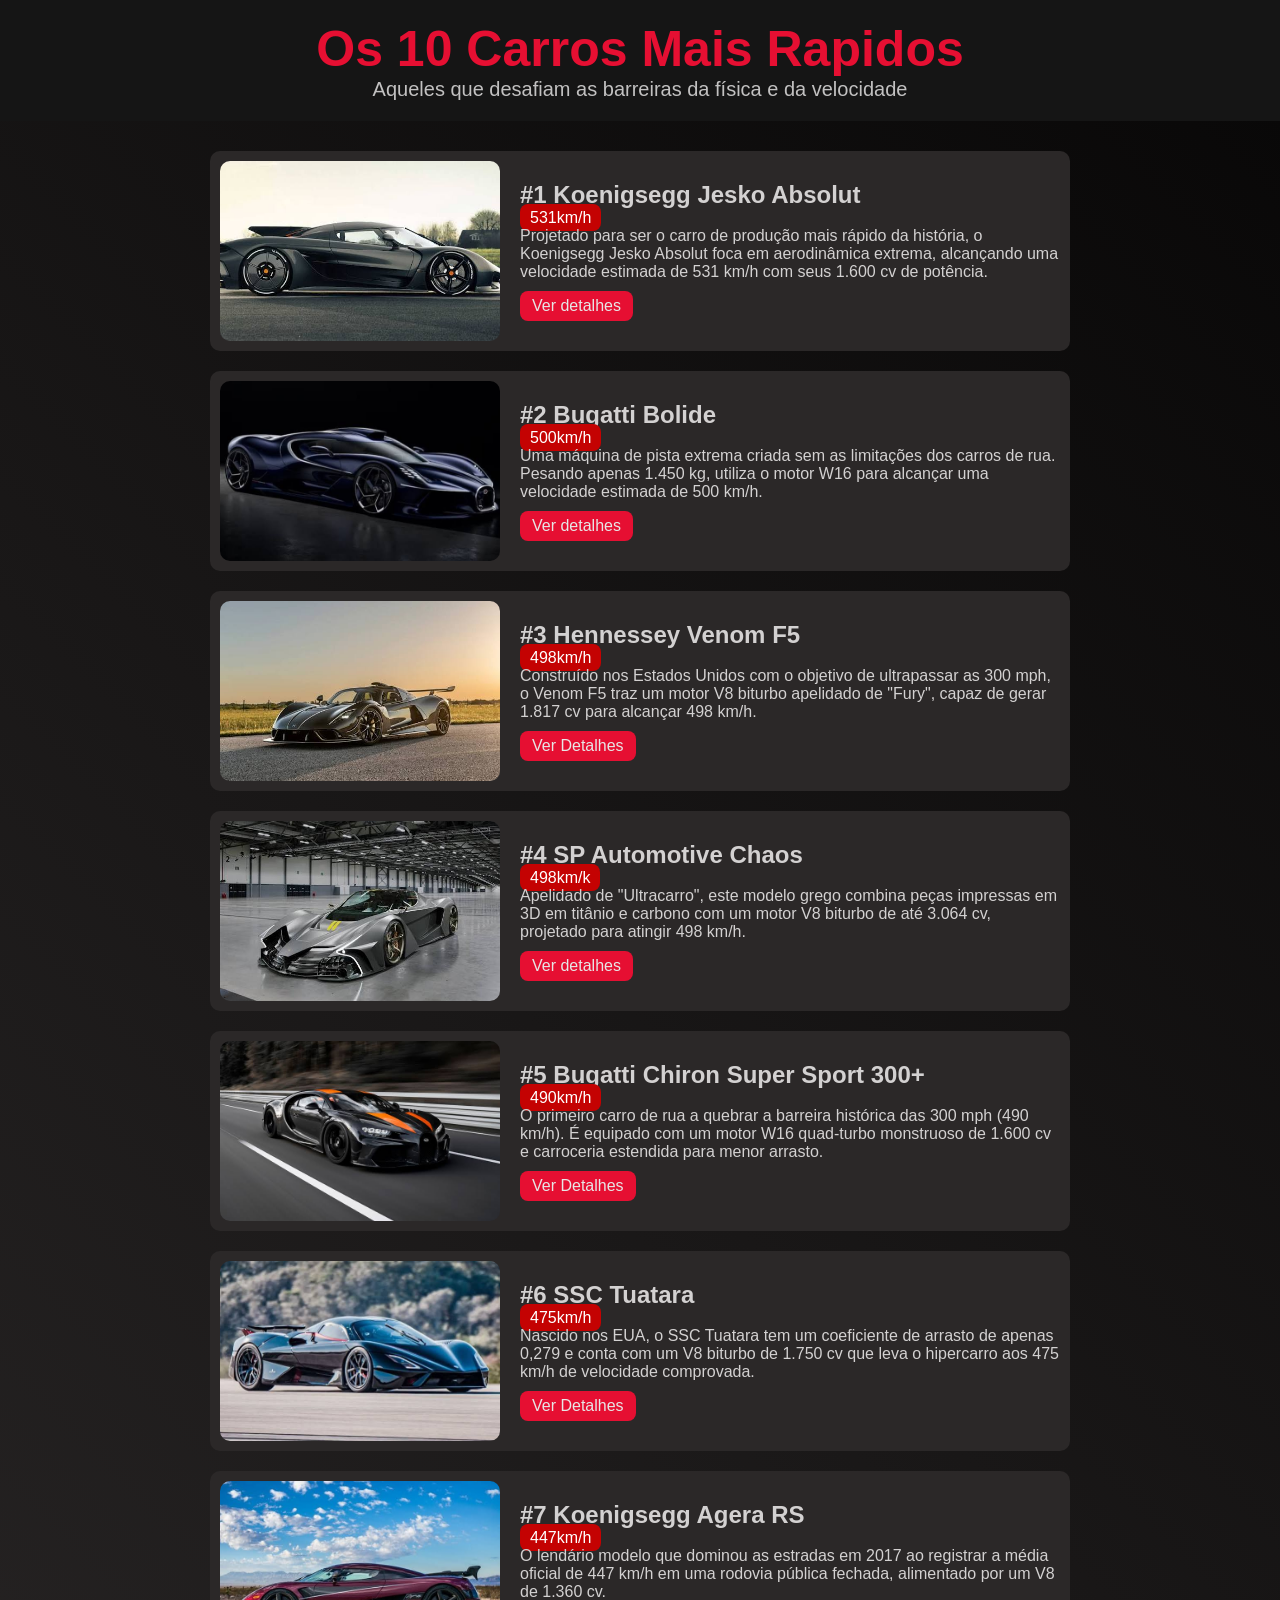
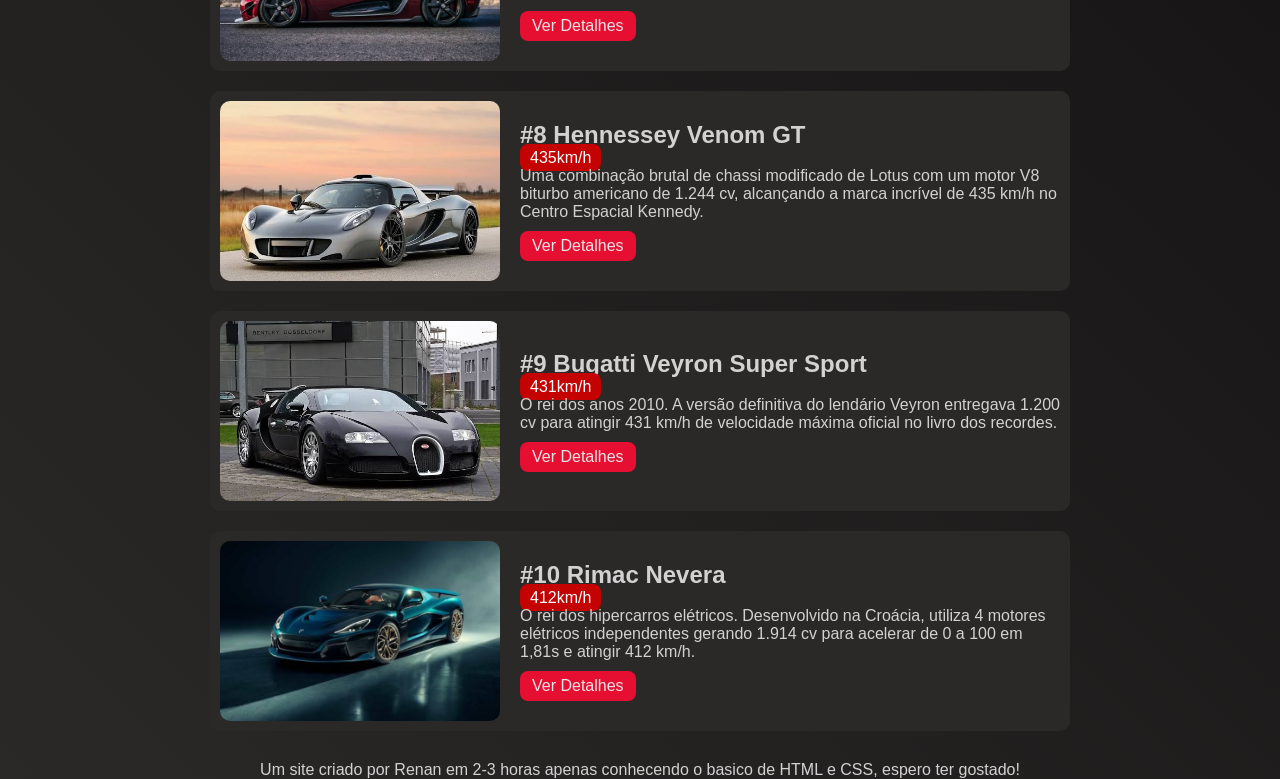
<file: home.html>
<!DOCTYPE html>
<html lang="pt-br">
<head>
    <meta charset="UTF-8">
    <meta name="viewport" content="width=device-width, initial-scale=1.0">
    <title>Top 10 Carros Mais Rapidos</title>
    <link rel="stylesheet" href="style.css">
</head>
<body>
    <header>
        <h1>Os 10 Carros Mais Rapidos</h1>
        <p>Aqueles que desafiam as barreiras da física e da velocidade</p>
    </header>
    <main>
        <article>
            <img src="1jesko.jpg" width="400px" alt="">
            <div>
                <h2>#1 Koenigsegg Jesko Absolut</h2>
                <span>531km/h</span>
                <p>Projetado para ser o carro de produção mais rápido da história, o Koenigsegg Jesko Absolut foca em aerodinâmica extrema, alcançando uma velocidade estimada de 531 km/h com seus 1.600 cv de potência.</p>
                <a href="1jesko.html">Ver detalhes</a>
            </div>
        </article>
        <article>
            <img src="2bugatti.jpg" width="400px" alt="">
            <div>
                <h2>#2 Bugatti Bolide</h2>
                <span>500km/h</span>
                <p>Uma máquina de pista extrema criada sem as limitações dos carros de rua. Pesando apenas 1.450 kg, utiliza o motor W16 para alcançar uma velocidade estimada de 500 km/h.</p>
                <a href="2bugatti.html">Ver detalhes</a>
            </div>
        </article>
        <article>
            <img src="3venom.jpg" width="400px" alt="">
                <div>
                    <h2>#3 Hennessey Venom F5</h2>
                    <span>498km/h</span>
                    <p>Construído nos Estados Unidos com o objetivo de ultrapassar as 300 mph, o Venom F5 traz um motor V8 biturbo apelidado de "Fury", capaz de gerar 1.817 cv para alcançar 498 km/h.</p>
                    <a href="3venom.html">Ver Detalhes</a>
                            </article>
                </div>
        <article>
            <img src="4chaos.jpg" width="400px" alt="">
           <div>
               <h2>#4 SP Automotive Chaos</h2>
               <span>498km/k</span>
               <p>Apelidado de "Ultracarro", este modelo grego combina peças impressas em 3D em titânio e carbono com um motor V8 biturbo de até 3.064 cv, projetado para atingir 498 km/h.</p>
               <a href="4chaos.html">Ver detalhes</a>
           </div>
        </article>
        <article>
            <img src="5chiron.jpg" width="400px" alt="">
            <div>
                <h2>#5 Bugatti Chiron Super Sport 300+</h2>
                <span>490km/h</span>
                <p>O primeiro carro de rua a quebrar a barreira histórica das 300 mph (490 km/h). É equipado com um motor W16 quad-turbo monstruoso de 1.600 cv e carroceria estendida para menor arrasto.</p>
            
            <a href="5chiron.html">Ver Detalhes</a>
            </div>
        </article>
        <article>
            <img src="6ssc.jpg" width="400px" alt="">
            <div>
                <h2>#6 SSC Tuatara</h2>
                <span>475km/h</span>
                <p>Nascido nos EUA, o SSC Tuatara tem um coeficiente de arrasto de apenas 0,279 e conta com um V8 biturbo de 1.750 cv que leva o hipercarro aos 475 km/h de velocidade comprovada.</p>
                <a href="6ssc.html">Ver Detalhes</a>
            </div>
        </article>
        <article>
            <img src="7agera.jpg" width="400px" alt="">
            <div>
                <h2>#7 Koenigsegg Agera RS</h2>
                <span>447km/h</span>
                <p>O lendário modelo que dominou as estradas em 2017 ao registrar a média oficial de 447 km/h em uma rodovia pública fechada, alimentado por um V8 de 1.360 cv.</p>
                <a href="7agera.html">Ver Detalhes</a>
            </div>
        </article>
        <article>
            <img src="8venomgt.jpg" width="400px" alt="">
            <div>
                <h2>#8 Hennessey Venom GT</h2>
                <span>435km/h</span>
                <p>Uma combinação brutal de chassi modificado de Lotus com um motor V8 biturbo americano de 1.244 cv, alcançando a marca incrível de 435 km/h no Centro Espacial Kennedy.</p>
                <a href="8venomgt.html">Ver Detalhes</a>
            </div>
        </article>
        <article>
            <img src="9veyron.jpg" width="400px" alt="">
            <div>
                <h2>#9 Bugatti Veyron Super Sport</h2>
                <span>431km/h</span>
                <p>O rei dos anos 2010. A versão definitiva do lendário Veyron entregava 1.200 cv para atingir 431 km/h de velocidade máxima oficial no livro dos recordes.</p>
                <a href="9veyron.html">Ver Detalhes</a>
            </div>
        </article>
        <article>
            <img src="10rimac.jpg" width="400px" alt="">
            <div>
                <h2>#10 Rimac Nevera</h2>
                <span>412km/h</span>
                <p>O rei dos hipercarros elétricos. Desenvolvido na Croácia, utiliza 4 motores elétricos independentes gerando 1.914 cv para acelerar de 0 a 100 em 1,81s e atingir 412 km/h.</p>
                <a href="10rimac.html">Ver Detalhes</a>
            </div>
        </article>
    </main>
    <div class="fot">
        <p style="color: rgb(211, 210, 210);">Um site criado por Renan em 2-3 horas apenas conhecendo o basico de HTML e CSS, espero ter gostado!</p>
    </div>
</body>
</html>
</file>
<file: pags.css>
/* 1. RESET CRÍTICO: Impede que padding/borders aumentem a largura da tela */
* {
    font-family: Arial, Helvetica, sans-serif;
    box-sizing: border-box;
    margin: 0;
    padding: 0;
}

/* 2. Trava qualquer vazamento de tela lateral */
html, body {
    max-width: 100%;
    overflow-x: hidden;
}

body {
    background-image: linear-gradient(45deg, #2b2828, rgb(8, 7, 7));
    padding: 15px 10px;
}

h1 {
    color: rgb(230, 15, 50);
}

.jesko {
    display: flex;
    justify-content: center;
    padding-top: 20px;
    width: 100%;
}

/* CORREÇÃO DA IMAGEM: O !important anula o width="800px" do HTML */
.jesko img {
    border: 3px solid black;
    border-radius: 10px;
    box-shadow: 3px 3px 4px black;
    width: 100% !important;
    max-width: 800px !important;
    height: auto !important;
}

.nick {
    display: flex;
    justify-content: center;
    align-items: center;
    text-align: center;
    margin-top: 15px;
}

.nick h2 {
    color: red;
    font-family: Cambria, Cochin, Georgia, Times, 'Times New Roman', serif;
    font-size: 35px;
}

.nick2 {
    margin: 15px auto;
    text-align: center;
    max-width: 600px;
    width: 100%;
    color: rgb(182, 181, 181);
    font-size: 17px;
    padding: 0 10px;
}

.explicacoes {
    color: white;
    display: flex;
    justify-content: center;
    align-items: center;
    text-align: center;
    margin-top: 25px;
}

.explicacoes2 {
    margin: 10px auto;
    max-width: 600px;
    width: 100%;
    color: white;
    text-align: center;
    padding: 0 10px;
    line-height: 1.5;
}

.voltar {
    display: flex;
    justify-content: center;
    align-items: center;
    margin-top: 10px;
    margin-bottom: 10px;
}

.voltar2 {  
    background-color: rgb(196, 1, 1);
    border-radius: 10px;
    padding: 8px 16px;
    color: white;
    text-decoration: none;
    font-weight: bold;
}

/* ==========================================
   REGRAS PARA CELULAR (Telas de até 768px)
   ========================================== */
@media (max-width: 768px) {
    .nick h2 {
        font-size: 24px;
    }

    .explicacoes h2 {
        font-size: 20px;
    }

    .nick2, .explicacoes2 {
        font-size: 15px;
        padding: 0 5px;
    }

    .jesko img {
        max-width: 100% !important;
    }
}
</file>
<file: style.css>
* {
    font-family: Arial, Helvetica, sans-serif;/* Reseta o cálculo de largura de todos os elementos */
    box-sizing: border-box; /* Impede que padding e border aumentem o tamanho do elemento */
    margin: 0;
    padding: 0;
}

/* Evita que qualquer coisa transborde da tela */

html, body {
    background-image: linear-gradient(45deg, #2b2828, rgb(8, 7, 7));
    margin: 0;
    padding: 0;
    max-width: 100%;
    overflow-x: hidden; /* Corta a rolagem horizontal indesejada */
}
h1 {
    color: rgb(230, 15, 50);
}
main {
    max-width: 900px;
    margin: 30px auto;
    padding: 0px 20px;
}
header {
    background-color: #151515;
    text-align: center;
    padding: 20px 10px;
}
header h1 {
    font-size: 50px;
}
header p {
    color: #c2c1c1;
    font-size: 20px;
}
article {
    background-color: #2b2828;
    display: flex;
    gap: 20px;
    margin-bottom: 20px;
    padding: 10px;
    border-radius: 10px;
    align-items: center;
    color: #d3d1d1;
}
article img {
    object-fit: cover;
    border-radius: 10px;
    width: 280px; /* Definido um tamanho base bonito para computador */
    height: 180px;
}
span {
    background-color: rgb(196, 2, 2);
    padding: 5px 10px;
    border-radius: 8px;
    color: white;
}
div {
    flex: 1;
}
a {
    background-color: rgb(230, 15, 50);
    padding: 6px 12px;
    border-radius: 8px;
    color: rgb(231, 230, 230);
    text-decoration: none;
    display: inline-block;
    margin-top: 10px;
}
.fot {
    display: flex;
    justify-content: center;
}

/* ==========================================
   REGRAS PARA CELULAR (Telas de até 768px)
   ========================================== */
@media (max-width: 768px) {
    header h1 {
        font-size: 28px; /* Diminui o título no celular */
    }

    header p {
        font-size: 16px;
    }

    main {
        padding: 0px 10px;
        margin: 15px auto;
    }

    article {
        flex-direction: column; /* Empilha a imagem em cima e o texto embaixo */
        align-items: flex-start; /* Alinha o conteúdo à esquerda */
    }

    article img {
        width: 100%; /* A imagem ocupa toda a largura disponível do card */
        height: 200px; /* Altura fixa para manter o padrão das fotos */
    }
}
</file>
